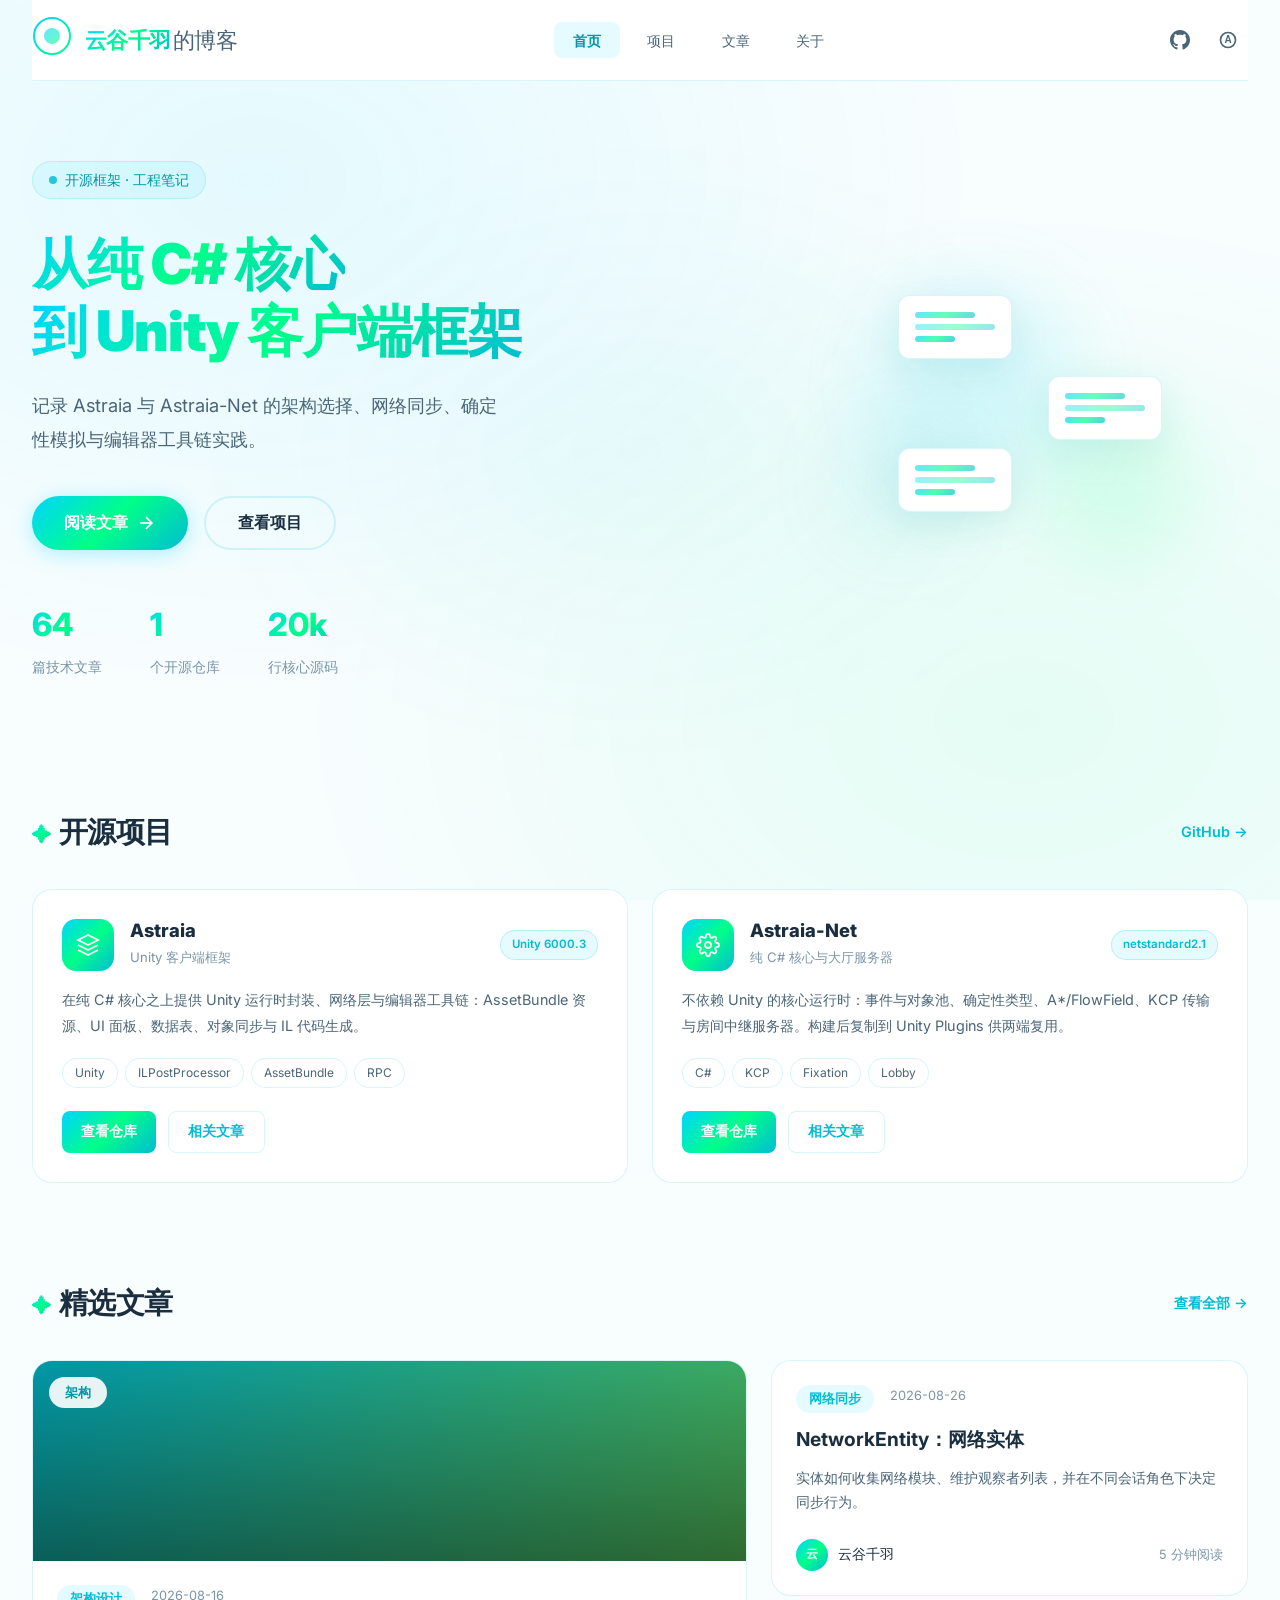
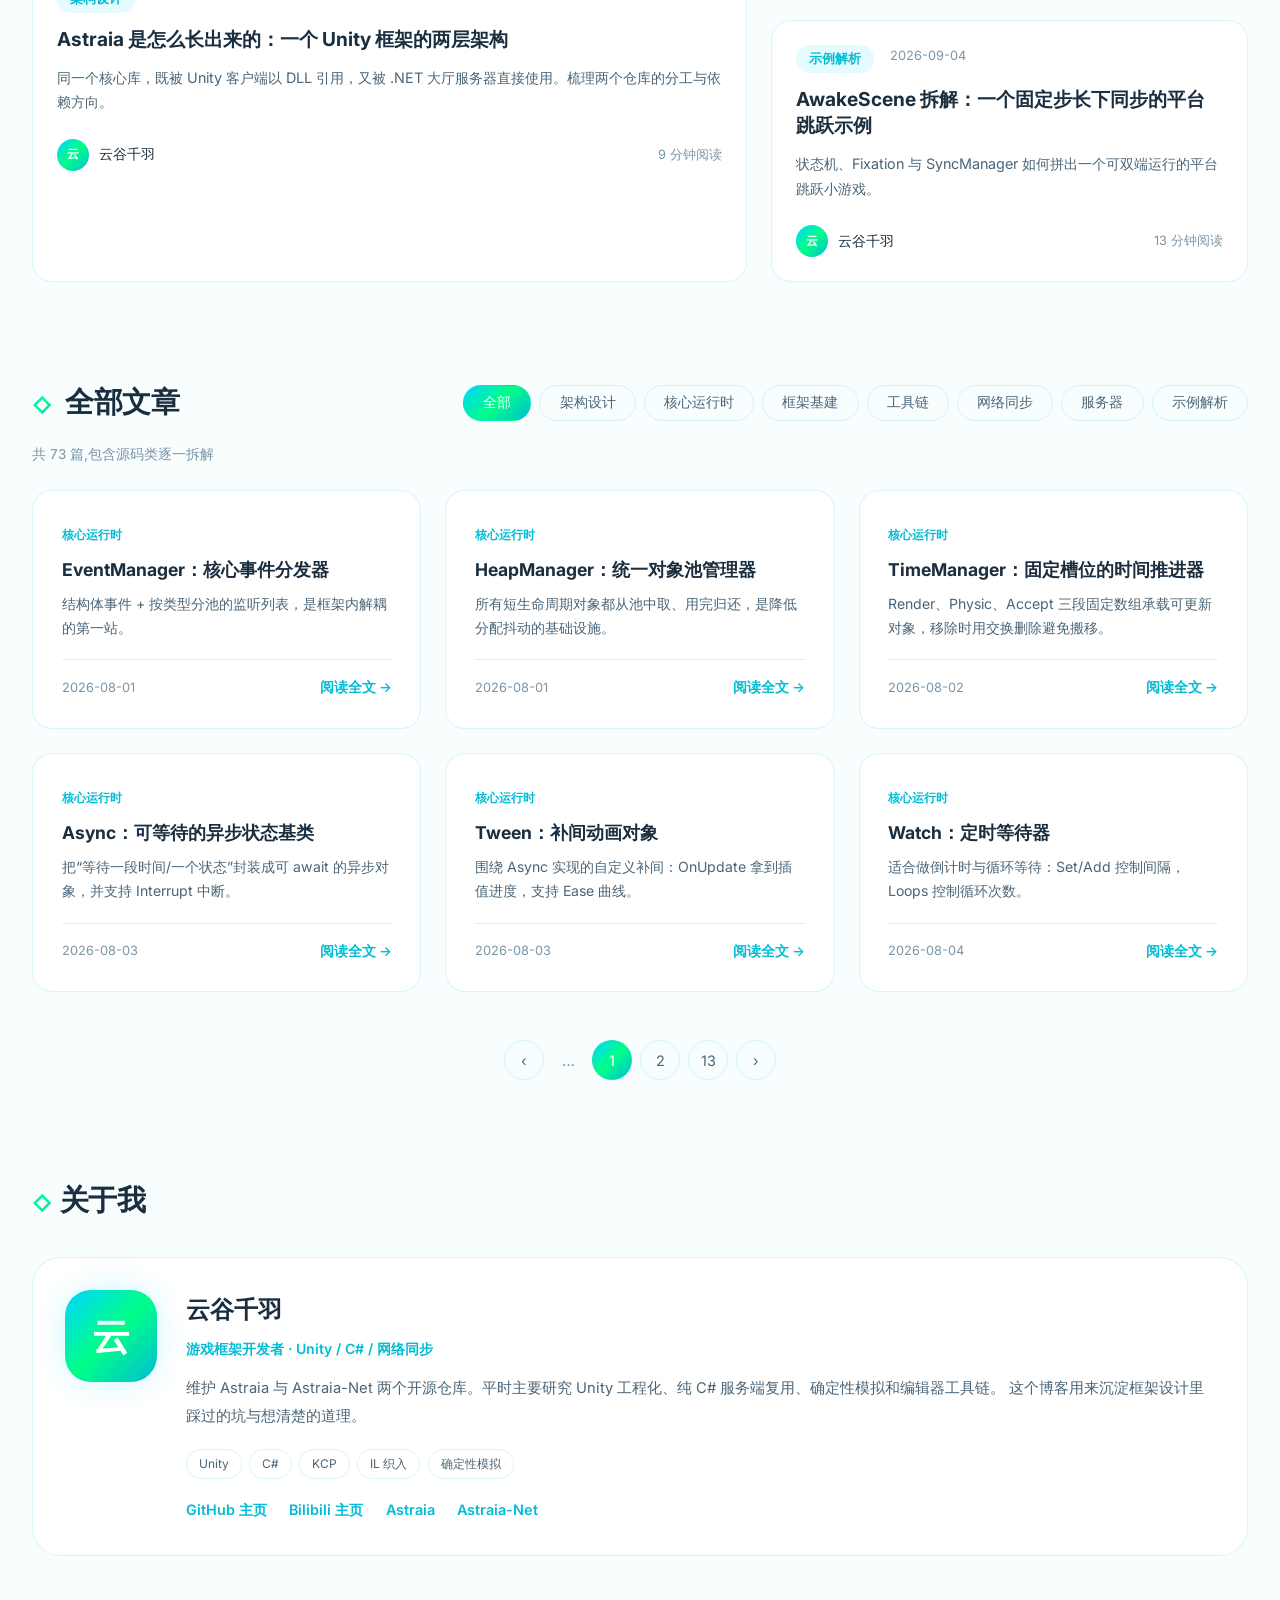
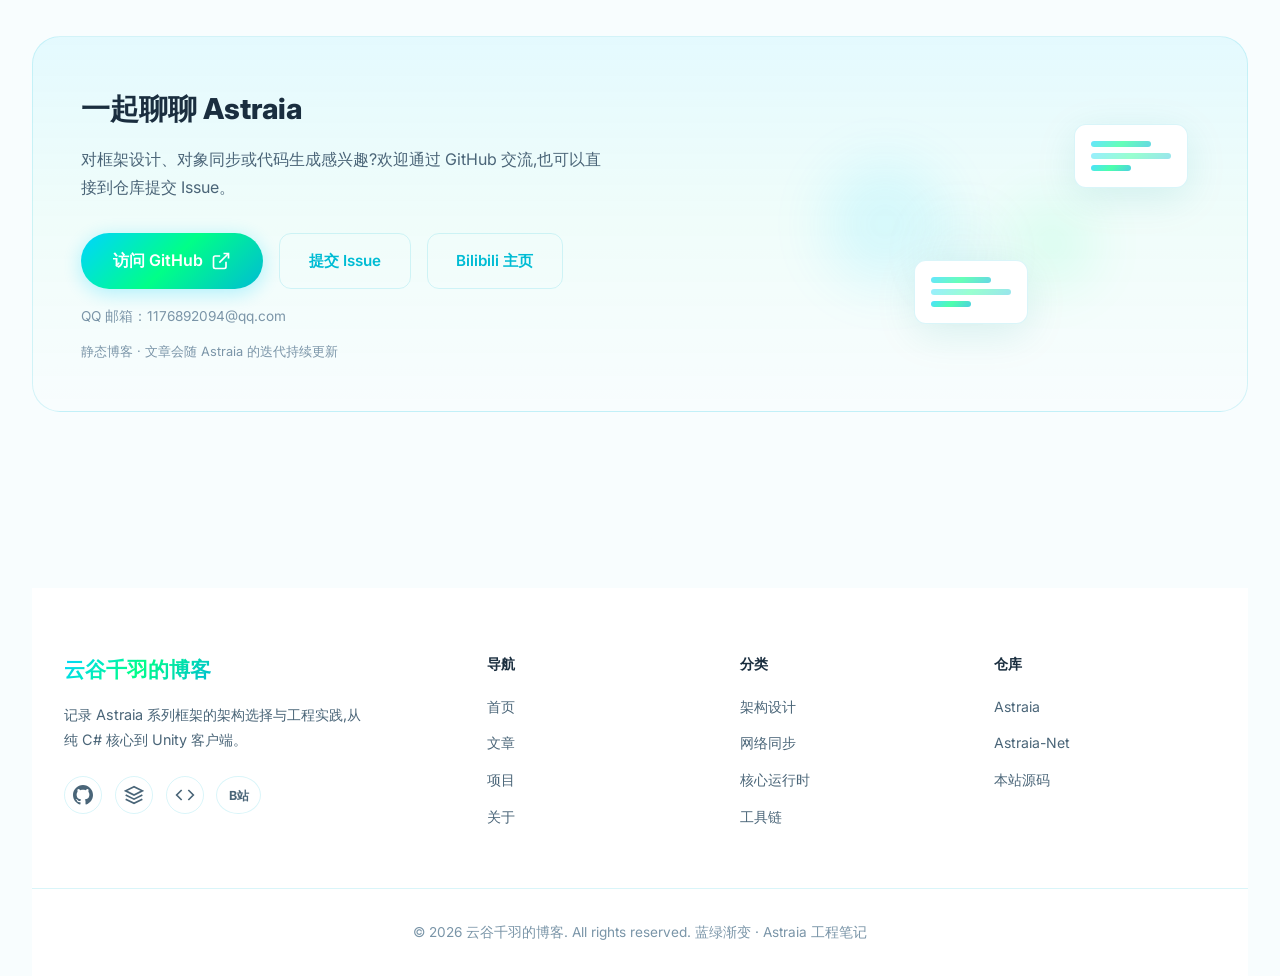
<file: index.html>
<!DOCTYPE html>
<html lang="zh-CN">
<head>
    <meta charset="UTF-8">
    <meta name="viewport" content="width=device-width, initial-scale=1.0">
    <meta name="description" content="云谷千羽的个人博客：记录 Astraia 与 Astraia-Net 的 Unity 框架、网络同步与纯 C# 核心实践。">
    <title>云谷千羽的博客 · Astraia 工程笔记</title>
    <link rel="stylesheet" href="style.css">
</head>
<body>
<!-- 动态渐变背景 -->
<div class="gradient-bg"></div>

<!-- 气泡装饰 -->
<div class="bubbles" id="bubbles"></div>

<!-- 主容器 -->
<div class="container">
    <!-- 顶部导航 -->
    <header class="header">
        <div class="header-inner">
            <div class="logo">
                <div class="logo-icon">
                    <svg viewBox="0 0 40 40" class="logo-svg">
                        <defs>
                            <linearGradient id="logoGrad" x1="0%" y1="0%" x2="100%" y2="100%">
                                <stop offset="0%" style="stop-color:#00d4ff"/>
                                <stop offset="100%" style="stop-color:#00ff88"/>
                            </linearGradient>
                        </defs>
                        <circle cx="20" cy="20" r="18" fill="none" stroke="url(#logoGrad)" stroke-width="2"/>
                        <circle cx="20" cy="20" r="8" fill="url(#logoGrad)" opacity="0.6"/>
                    </svg>
                </div>
                <span class="logo-text">
                    <span class="logo-aqua">云谷千羽</span><span class="logo-blog">的博客</span>
                </span>
            </div>

            <nav class="nav">
                <ul class="nav-list">
                    <li><a href="#home" class="nav-link active" data-anchor="home">首页</a></li>
                    <li><a href="#projects" class="nav-link" data-anchor="projects">项目</a></li>
                    <li><a href="#posts" class="nav-link" data-anchor="posts">文章</a></li>
                    <li><a href="#about" class="nav-link" data-anchor="about">关于</a></li>
                </ul>
            </nav>

            <div class="header-actions">
                <a class="btn-icon github-header" href="https://github.com/1176892094" target="_blank" rel="noopener" aria-label="GitHub">
                    <svg width="20" height="20" viewBox="0 0 24 24" fill="currentColor">
                        <path d="M12 0c-6.626 0-12 5.373-12 12 0 5.302 3.438 9.8 8.207 11.387.599.111.793-.261.793-.577v-2.234c-3.338.726-4.033-1.416-4.033-1.416-.546-1.387-1.333-1.756-1.333-1.756-1.089-.745.083-.729.083-.729 1.205.084 1.839 1.237 1.839 1.237 1.07 1.834 2.807 1.304 3.492.997.107-.775.418-1.305.762-1.604-2.665-.305-5.467-1.334-5.467-5.931 0-1.311.469-2.381 1.236-3.221-.124-.303-.535-1.524.117-3.176 0 0 1.008-.322 3.301 1.23.957-.266 1.983-.399 3.003-.404 1.02.005 2.047.138 3.006.404 2.291-1.552 3.297-1.23 3.297-1.23.653 1.653.242 2.874.118 3.176.77.84 1.235 1.911 1.235 3.221 0 4.609-2.807 5.624-5.479 5.921.43.372.823 1.102.823 2.222v3.293c0 .319.192.694.801.576 4.765-1.589 8.199-6.086 8.199-11.386 0-6.627-5.373-12-12-12z"/>
                    </svg>
                </a>
                <button class="btn-icon theme-btn" id="themeToggle" aria-label="切换主题">
                    <svg width="20" height="20" viewBox="0 0 24 24" fill="none" stroke="currentColor" stroke-width="2">
                        <path d="M21 12.79A9 9 0 1 1 11.21 3 7 7 0 0 0 21 12.79z"/>
                    </svg>
                </button>
            </div>

            <div class="menu-toggle" id="menuToggle">
                <span></span>
                <span></span>
                <span></span>
            </div>
        </div>

        <!-- 渐变进度条 -->
        <div class="scroll-progress" id="scrollProgress"></div>
    </header>

    <!-- 主要内容区域 -->
    <main>
        <!-- 英雄区域 -->
        <section class="hero" id="home">
            <div class="hero-content">
                <div class="hero-badge">
                    <span class="badge-dot"></span>
                    开源框架 · 工程笔记
                </div>
                <h1 class="hero-title">
                    <span class="title-gradient">从纯 C# 核心</span>
                    <br>
                    <span class="title-gradient">到 Unity 客户端框架</span>
                </h1>
                <p class="hero-desc">
                    记录 Astraia 与 Astraia-Net 的架构选择、网络同步、确定性模拟与编辑器工具链实践。
                </p>
                <div class="hero-buttons">
                    <button class="btn-primary" id="ctaPrimary">
                        <span>阅读文章</span>
                        <svg width="20" height="20" viewBox="0 0 24 24" fill="none" stroke="currentColor" stroke-width="2">
                            <line x1="5" y1="12" x2="19" y2="12"/>
                            <polyline points="12 5 19 12 12 19"/>
                        </svg>
                    </button>
                    <button class="btn-outline" id="ctaSecondary">查看项目</button>
                </div>
                <div class="hero-stats">
                    <div class="stat">
                        <span class="stat-number" data-count="8">0</span>
                        <span class="stat-label">篇技术文章</span>
                    </div>
                    <div class="stat">
                        <span class="stat-number" data-count="2">0</span>
                        <span class="stat-label">个开源仓库</span>
                    </div>
                    <div class="stat">
                        <span class="stat-number" data-count="24k">0</span>
                        <span class="stat-label">行核心源码</span>
                    </div>
                </div>
            </div>

            <!-- 装饰性渐变球体 -->
            <div class="hero-visual">
                <div class="orb orb-1"></div>
                <div class="orb orb-2"></div>
                <div class="orb orb-3"></div>
                <div class="floating-card">
                    <div class="card-mini">
                        <div class="mini-bar bar-1"></div>
                        <div class="mini-bar bar-2"></div>
                        <div class="mini-bar bar-3"></div>
                    </div>
                </div>
                <div class="floating-card floating-card-left-1">
                    <div class="card-mini">
                        <div class="mini-bar bar-1"></div>
                        <div class="mini-bar bar-2"></div>
                        <div class="mini-bar bar-3"></div>
                    </div>
                </div>
                <div class="floating-card floating-card-left-2">
                    <div class="card-mini">
                        <div class="mini-bar bar-1"></div>
                        <div class="mini-bar bar-2"></div>
                        <div class="mini-bar bar-3"></div>
                    </div>
                </div>
            </div>
        </section>

        <!-- 项目 -->
        <section class="projects" id="projects">
            <div class="section-header">
                <h2 class="section-title"><span class="title-icon">✦</span>开源项目</h2>
                <a class="section-link" href="https://github.com/1176892094" target="_blank" rel="noopener">GitHub →</a>
            </div>

            <div class="project-grid">
                <article class="project-card">
                    <div class="project-head">
                        <div class="project-icon">
                            <svg width="24" height="24" viewBox="0 0 24 24" fill="none" stroke="currentColor" stroke-width="1.8">
                                <polygon points="12 2 2 7 12 12 22 7 12 2"/>
                                <polyline points="2 17 12 22 22 17"/>
                                <polyline points="2 12 12 17 22 12"/>
                            </svg>
                        </div>
                        <div class="project-titles">
                            <h3>Astraia</h3>
                            <span class="project-sub">Unity 客户端框架</span>
                        </div>
                        <span class="project-state">Unity 6000.3</span>
                    </div>
                    <p class="project-desc">在纯 C# 核心之上提供 Unity 运行时封装、网络层与编辑器工具链：AssetBundle 资源、UI 面板、数据表、对象同步与 IL 代码生成。</p>
                    <div class="project-tags">
                        <span>Unity</span><span>ILPostProcessor</span><span>AssetBundle</span><span>RPC</span>
                    </div>
                    <div class="project-links">
                        <a class="project-btn" href="https://github.com/1176892094/Astraia" target="_blank" rel="noopener">查看仓库</a>
                        <a class="project-btn ghost" href="#posts" data-category="网络同步">相关文章</a>
                    </div>
                </article>

                <article class="project-card">
                    <div class="project-head">
                        <div class="project-icon">
                            <svg width="24" height="24" viewBox="0 0 24 24" fill="none" stroke="currentColor" stroke-width="1.8">
                                <circle cx="12" cy="12" r="3"/>
                                <path d="M19.4 15a1.65 1.65 0 0 0 .33 1.82l.06.06a2 2 0 1 1-2.83 2.83l-.06-.06a1.65 1.65 0 0 0-1.82-.33 1.65 1.65 0 0 0-1 1.51V21a2 2 0 1 1-4 0v-.09A1.65 1.65 0 0 0 9 19.4a1.65 1.65 0 0 0-1.82.33l-.06.06a2 2 0 1 1-2.83-2.83l.06-.06a1.65 1.65 0 0 0 .33-1.82 1.65 1.65 0 0 0-1.51-1H3a2 2 0 1 1 0-4h.09A1.65 1.65 0 0 0 4.6 9a1.65 1.65 0 0 0-.33-1.82l-.06-.06a2 2 0 1 1 2.83-2.83l.06.06a1.65 1.65 0 0 0 1.82.33H9a1.65 1.65 0 0 0 1-1.51V3a2 2 0 1 1 4 0v.09a1.65 1.65 0 0 0 1 1.51 1.65 1.65 0 0 0 1.82-.33l.06-.06a2 2 0 1 1 2.83 2.83l-.06.06a1.65 1.65 0 0 0-.33 1.82V9a1.65 1.65 0 0 0 1.51 1H21a2 2 0 1 1 0 4h-.09a1.65 1.65 0 0 0-1.51 1z"/>
                            </svg>
                        </div>
                        <div class="project-titles">
                            <h3>Astraia-Net</h3>
                            <span class="project-sub">纯 C# 核心与大厅服务器</span>
                        </div>
                        <span class="project-state">netstandard2.1</span>
                    </div>
                    <p class="project-desc">不依赖 Unity 的核心运行时：事件与对象池、确定性类型、A*/FlowField、KCP 传输与房间中继服务器。构建后复制到 Unity Plugins 供两端复用。</p>
                    <div class="project-tags">
                        <span>C#</span><span>KCP</span><span>Fixation</span><span>Lobby</span>
                    </div>
                    <div class="project-links">
                        <a class="project-btn" href="https://github.com/1176892094/Astraia-Net" target="_blank" rel="noopener">查看仓库</a>
                        <a class="project-btn ghost" href="#posts" data-category="核心运行时">相关文章</a>
                    </div>
                </article>
            </div>
        </section>

        <!-- 精选文章 -->
        <section class="featured">
            <div class="section-header">
                <h2 class="section-title"><span class="title-icon">✦</span>精选文章</h2>
                <a href="#posts" class="section-link js-scroll">查看全部 →</a>
            </div>

            <div class="featured-grid">
                <article class="featured-card main-card" data-post="arch">
                    <div class="card-image">
                        <div class="image-gradient"></div>
                        <span class="card-tag">架构</span>
                    </div>
                    <div class="card-body">
                        <div class="card-meta">
                            <span class="meta-category">架构设计</span>
                            <span class="meta-date">2026-08-16</span>
                        </div>
                        <h3 class="card-title">Astraia 是怎么长出来的：一个 Unity 框架的两层架构</h3>
                        <p class="card-desc">同一个核心库，既被 Unity 客户端以 DLL 引用，又被 .NET 大厅服务器直接使用。梳理两个仓库的分工与依赖方向。</p>
                        <div class="card-footer">
                            <div class="author">
                                <div class="author-avatar">云</div>
                                <span class="author-name">云谷千羽</span>
                            </div>
                            <span class="read-time">9 分钟阅读</span>
                        </div>
                    </div>
                </article>

                <article class="featured-card" data-post="m-network-entity">
                    <div class="card-body">
                        <div class="card-meta">
                            <span class="meta-category">网络同步</span>
                            <span class="meta-date">2026-08-26</span>
                        </div>
                        <h3 class="card-title">NetworkEntity：网络实体</h3>
                        <p class="card-desc">实体如何收集网络模块、维护观察者列表，并在不同会话角色下决定同步行为。</p>
                        <div class="card-footer">
                            <div class="author">
                                <div class="author-avatar">云</div>
                                <span class="author-name">云谷千羽</span>
                            </div>
                            <span class="read-time">5 分钟阅读</span>
                        </div>
                    </div>
                </article>

                <article class="featured-card" data-post="example">
                    <div class="card-body">
                        <div class="card-meta">
                            <span class="meta-category">示例解析</span>
                            <span class="meta-date">2026-09-04</span>
                        </div>
                        <h3 class="card-title">AwakeScene 拆解：一个固定步长下同步的平台跳跃示例</h3>
                        <p class="card-desc">状态机、Fixation 与 SyncManager 如何拼出一个可双端运行的平台跳跃小游戏。</p>
                        <div class="card-footer">
                            <div class="author">
                                <div class="author-avatar">云</div>
                                <span class="author-name">云谷千羽</span>
                            </div>
                            <span class="read-time">13 分钟阅读</span>
                        </div>
                    </div>
                </article>
            </div>
        </section>

        <!-- 文章列表 -->
        <section class="posts" id="posts">
            <div class="section-header">
                <h2 class="section-title">
                    <span class="title-icon">◇</span>
                    全部文章
                </h2>
                <div class="filter-tabs" id="filterTabs">
                    <button class="filter-tab active" data-filter="all">全部</button>
                    <button class="filter-tab" data-filter="架构设计">架构设计</button>
                    <button class="filter-tab" data-filter="核心运行时">核心运行时</button>
                    <button class="filter-tab" data-filter="框架基建">框架基建</button>
                    <button class="filter-tab" data-filter="工具链">工具链</button>
                    <button class="filter-tab" data-filter="网络同步">网络同步</button>
                    <button class="filter-tab" data-filter="服务器">服务器</button>
                    <button class="filter-tab" data-filter="示例解析">示例解析</button>
                </div>
            </div>

            <p class="posts-note" id="postsNote"></p>
            <div class="posts-grid" id="postsGrid"></div>
            <div class="pagination" id="pagination"></div>
        </section>

        <!-- 关于 -->
        <section class="about" id="about">
            <div class="section-header">
                <h2 class="section-title"><span class="title-icon">◇</span>关于我</h2>
            </div>
            <div class="about-card">
                <div class="about-avatar">云</div>
                <div class="about-info">
                    <h3>云谷千羽</h3>
                    <p class="about-role">游戏框架开发者 · Unity / C# / 网络同步</p>
                    <p class="about-bio">
                        维护 Astraia 与 Astraia-Net 两个开源仓库。平时主要研究 Unity 工程化、纯 C# 服务端复用、确定性模拟和编辑器工具链。
                        这个博客用来沉淀框架设计里踩过的坑与想清楚的道理。
                    </p>
                    <div class="about-tags">
                        <span>Unity</span><span>C#</span><span>KCP</span><span>IL 织入</span><span>确定性模拟</span>
                    </div>
                    <div class="about-links">
                        <a href="https://github.com/1176892094" target="_blank" rel="noopener">GitHub 主页</a>
                        <a href="https://space.bilibili.com/546941643" target="_blank" rel="noopener">Bilibili 主页</a>
                        <a href="https://github.com/1176892094/Astraia" target="_blank" rel="noopener">Astraia</a>
                        <a href="https://github.com/1176892094/Astraia-Net" target="_blank" rel="noopener">Astraia-Net</a>
                    </div>
                </div>
            </div>
        </section>

        <!-- 联系区域 -->
        <section class="newsletter">
            <div class="newsletter-inner">
                <div class="newsletter-content">
                    <h2 class="newsletter-title">一起聊聊 Astraia</h2>
                    <p class="newsletter-desc">对框架设计、对象同步或代码生成感兴趣?欢迎通过 GitHub 交流,也可以直接到仓库提交 Issue。</p>
                    <div class="contact-actions">
                        <a class="btn-primary contact-btn" href="https://github.com/1176892094" target="_blank" rel="noopener">
                            <span>访问 GitHub</span>
                            <svg width="20" height="20" viewBox="0 0 24 24" fill="none" stroke="currentColor" stroke-width="2">
                                <path d="M18 13v6a2 2 0 0 1-2 2H5a2 2 0 0 1-2-2V8a2 2 0 0 1 2-2h6"/>
                                <polyline points="15 3 21 3 21 9"/>
                                <line x1="10" y1="14" x2="21" y2="3"/>
                            </svg>
                        </a>
                        <a class="btn-outline contact-outline" href="https://github.com/1176892094/Astraia/issues" target="_blank" rel="noopener">提交 Issue</a>
                        <a class="btn-outline contact-outline" href="https://space.bilibili.com/546941643" target="_blank" rel="noopener">Bilibili 主页</a>
                    </div>
                    <p class="contact-hint">QQ 邮箱：1176892094@qq.com</p>
                    <p class="newsletter-note">静态博客 · 文章会随 Astraia 的迭代持续更新</p>
                </div>
                <div class="newsletter-visual">
                    <div class="newsletter-float-card newsletter-float-card-1">
                        <div class="card-mini">
                            <div class="mini-bar bar-1"></div>
                            <div class="mini-bar bar-2"></div>
                            <div class="mini-bar bar-3"></div>
                        </div>
                    </div>
                    <div class="newsletter-float-card newsletter-float-card-2">
                        <div class="card-mini">
                            <div class="mini-bar bar-1"></div>
                            <div class="mini-bar bar-2"></div>
                            <div class="mini-bar bar-3"></div>
                        </div>
                    </div>
                    <div class="newsletter-orbs">
                        <div class="n-orb n-orb-1"></div>
                        <div class="n-orb n-orb-2"></div>
                        <div class="n-orb n-orb-3"></div>
                    </div>
                </div>
            </div>
        </section>
    </main>

    <!-- 页脚 -->
    <footer class="footer">
        <div class="footer-wave">
            <svg viewBox="0 0 1440 120" preserveAspectRatio="none">
                <path d="M0,60 C360,120 720,0 1080,60 C1260,90 1380,60 1440,40 L1440,120 L0,120 Z" fill="currentColor"/>
            </svg>
        </div>
        <div class="footer-content">
            <div class="footer-grid">
                <div class="footer-col brand-col">
                    <div class="footer-logo">
                        <span class="logo-aqua">云谷千羽的博客</span>
                    </div>
                    <p class="footer-desc">记录 Astraia 系列框架的架构选择与工程实践,从纯 C# 核心到 Unity 客户端。</p>
                    <div class="social-links">
                        <a href="https://github.com/1176892094" class="social-link" target="_blank" rel="noopener" aria-label="GitHub">
                            <svg width="20" height="20" viewBox="0 0 24 24" fill="currentColor">
                                <path d="M12 0c-6.626 0-12 5.373-12 12 0 5.302 3.438 9.8 8.207 11.387.599.111.793-.261.793-.577v-2.234c-3.338.726-4.033-1.416-4.033-1.416-.546-1.387-1.333-1.756-1.333-1.756-1.089-.745.083-.729.083-.729 1.205.084 1.839 1.237 1.839 1.237 1.07 1.834 2.807 1.304 3.492.997.107-.775.418-1.305.762-1.604-2.665-.305-5.467-1.334-5.467-5.931 0-1.311.469-2.381 1.236-3.221-.124-.303-.535-1.524.117-3.176 0 0 1.008-.322 3.301 1.23.957-.266 1.983-.399 3.003-.404 1.02.005 2.047.138 3.006.404 2.291-1.552 3.297-1.23 3.297-1.23.653 1.653.242 2.874.118 3.176.77.84 1.235 1.911 1.235 3.221 0 4.609-2.807 5.624-5.479 5.921.43.372.823 1.102.823 2.222v3.293c0 .319.192.694.801.576 4.765-1.589 8.199-6.086 8.199-11.386 0-6.627-5.373-12-12-12z"/>
                            </svg>
                        </a>
                        <a href="https://github.com/1176892094/Astraia" class="social-link" target="_blank" rel="noopener" aria-label="Astraia">
                            <svg width="20" height="20" viewBox="0 0 24 24" fill="none" stroke="currentColor" stroke-width="2">
                                <polygon points="12 2 2 7 12 12 22 7 12 2"/>
                                <polyline points="2 17 12 22 22 17"/>
                                <polyline points="2 12 12 17 22 12"/>
                            </svg>
                        </a>
                        <a href="https://github.com/1176892094/Astraia-Net" class="social-link" target="_blank" rel="noopener" aria-label="Astraia-Net">
                            <svg width="20" height="20" viewBox="0 0 24 24" fill="none" stroke="currentColor" stroke-width="2">
                                <polyline points="16 18 22 12 16 6"/>
                                <polyline points="8 6 2 12 8 18"/>
                            </svg>
                        </a>
                        <a href="https://space.bilibili.com/546941643" class="social-link footer-contact" target="_blank" rel="noopener">B站</a>
                    </div>
                </div>
                <div class="footer-link-cols">
                <div class="footer-col">
                    <h4>导航</h4>
                    <ul>
                        <li><a href="#home" class="js-scroll">首页</a></li>
                        <li><a href="#posts" class="js-scroll">文章</a></li>
                        <li><a href="#projects" class="js-scroll">项目</a></li>
                        <li><a href="#about" class="js-scroll">关于</a></li>
                    </ul>
                </div>
                <div class="footer-col">
                    <h4>分类</h4>
                    <ul>
                        <li><a href="#posts" class="footer-category" data-category="架构设计">架构设计</a></li>
                        <li><a href="#posts" class="footer-category" data-category="网络同步">网络同步</a></li>
                        <li><a href="#posts" class="footer-category" data-category="核心运行时">核心运行时</a></li>
                        <li><a href="#posts" class="footer-category" data-category="工具链">工具链</a></li>
                    </ul>
                </div>
                <div class="footer-col">
                    <h4>仓库</h4>
                    <ul>
                        <li><a href="https://github.com/1176892094/Astraia" target="_blank" rel="noopener">Astraia</a></li>
                        <li><a href="https://github.com/1176892094/Astraia-Net" target="_blank" rel="noopener">Astraia-Net</a></li>
                        <li><a href="https://github.com/1176892094/1176892094.github.io" target="_blank" rel="noopener">本站源码</a></li>
                    </ul>
                </div>
                </div>
            </div>
            <div class="footer-bottom">
                <p>&copy; 2026 云谷千羽的博客. All rights reserved. 蓝绿渐变 · Astraia 工程笔记</p>
            </div>
        </div>
    </footer>
</div>

<!-- 回到顶部按钮 -->
<button class="back-to-top" id="backToTop" aria-label="回到顶部">
    <svg width="20" height="20" viewBox="0 0 24 24" fill="none" stroke="currentColor" stroke-width="2">
        <polyline points="18 15 12 9 6 15"/>
    </svg>
</button>

<!-- 文章阅读器 -->
<div class="reader" id="reader" aria-hidden="true">
    <div class="reader-backdrop" data-close-reader></div>
    <div class="reader-panel" role="dialog" aria-modal="true" aria-labelledby="readerTitle">
        <header class="reader-header">
            <div class="reader-meta">
                <span class="meta-category" id="readerCategory"></span>
                <span class="reader-date" id="readerDate"></span>
                <span class="reader-time" id="readerTime"></span>
            </div>
            <button class="reader-close" id="readerClose" aria-label="关闭文章">
                <svg width="22" height="22" viewBox="0 0 24 24" fill="none" stroke="currentColor" stroke-width="2">
                    <line x1="18" y1="6" x2="6" y2="18"/>
                    <line x1="6" y1="6" x2="18" y2="18"/>
                </svg>
            </button>
        </header>
        <article class="reader-body">
            <h1 class="reader-title" id="readerTitle"></h1>
            <div class="reader-excerpt" id="readerExcerpt"></div>
            <div class="reader-content" id="readerContent"></div>
        </article>
        <footer class="reader-nav">
            <button class="reader-prev" id="readerPrev">← 上一篇</button>
            <button class="reader-back" id="readerBack">返回列表</button>
            <button class="reader-next" id="readerNext">下一篇 →</button>
        </footer>
    </div>
</div>

<script src="posts.js"></script>
<script src="posts-modules-net.js"></script>
<script src="posts-modules-unity-engine.js"></script>
<script src="posts-modules-unity-net.js"></script>
<script src="posts-modules-extras.js"></script>
<script src="posts-extra.js"></script>
<script src="script.js"></script>
</body>
</html>
</file>
<file: style.css>
/* style.css - 蓝绿渐变风格 */
@import url('https://fonts.googleapis.com/css2?family=Inter:wght@300;400;500;600;700;800;900&display=swap');

:root {
    /* 主色调 - 蓝绿渐变 */
    --aqua-100: #e0f7fa;
    --aqua-200: #b2ebf2;
    --aqua-300: #80deea;
    --aqua-400: #4dd0e1;
    --aqua-500: #26c6da;
    --aqua-600: #00bcd4;
    --aqua-700: #0097a7;
    --aqua-800: #00838f;
    --aqua-900: #006064;

    --green-100: #e8f5e9;
    --green-200: #c8e6c9;
    --green-300: #a5d6a7;
    --green-400: #81c784;
    --green-500: #66bb6a;
    --green-600: #4caf50;
    --green-700: #388e3c;
    --green-800: #2e7d32;
    --green-900: #1b5e20;

    --teal-400: #26a69a;
    --teal-500: #009688;
    --teal-600: #00897b;

    /* 渐变色 */
    --gradient-primary: linear-gradient(135deg, #00d4ff 0%, #00ff88 50%, #00bcd4 100%);
    --gradient-secondary: linear-gradient(135deg, #0097a7 0%, #4caf50 100%);
    --gradient-card: linear-gradient(135deg, rgba(0, 212, 255, 0.05) 0%, rgba(0, 255, 136, 0.05) 100%);
    --gradient-hero: linear-gradient(180deg, rgba(0, 212, 255, 0.08) 0%, rgba(0, 255, 136, 0.03) 50%, transparent 100%);

    /* 背景色 */
    --bg-primary: #f8fdfe;
    --bg-secondary: #ffffff;
    --bg-card: rgba(255, 255, 255, 0.8);
    --bg-glass: rgba(255, 255, 255, 0.6);

    /* 文字色 */
    --text-primary: #1a2e3f;
    --text-secondary: #4a6578;
    --text-tertiary: #7a95a8;
    --text-light: #a0b8c8;

    /* 边框 */
    --border-color: rgba(0, 188, 212, 0.15);
    --border-glow: rgba(0, 212, 255, 0.3);

    /* 阴影 */
    --shadow-sm: 0 1px 3px rgba(0, 150, 136, 0.08);
    --shadow-md: 0 4px 20px rgba(0, 150, 136, 0.1);
    --shadow-lg: 0 10px 40px rgba(0, 150, 136, 0.12);
    --shadow-glow: 0 0 30px rgba(0, 212, 255, 0.2);

    /* 圆角 */
    --radius-sm: 8px;
    --radius-md: 12px;
    --radius-lg: 20px;
    --radius-xl: 28px;

    /* 过渡 */
    --transition: all 0.3s cubic-bezier(0.4, 0, 0.2, 1);
}

/* ===== 系统颜色自动切换 ===== */
/* 默认亮色主题变量已经在 :root 中定义 */

/* 检测系统是否为暗色模式 */
@media (prefers-color-scheme: dark) {
    :root {
        --bg-primary: #0a1628;
        --bg-secondary: #0f2035;
        --bg-card: rgba(15, 32, 53, 0.8);
        --bg-glass: rgba(15, 32, 53, 0.6);
        --text-primary: #e0f0f8;
        --text-secondary: #a0c4d8;
        --text-tertiary: #6a8fa8;
        --text-light: #4a6f88;
        --border-color: rgba(0, 188, 212, 0.2);
        --shadow-sm: 0 1px 3px rgba(0, 0, 0, 0.3);
        --shadow-md: 0 4px 20px rgba(0, 0, 0, 0.4);
        --shadow-lg: 0 10px 40px rgba(0, 0, 0, 0.5);
    }
}

/* 手动切换的暗色主题（优先级更高） */
[data-theme="dark"] {
    --bg-primary: #0a1628;
    --bg-secondary: #0f2035;
    --bg-card: rgba(15, 32, 53, 0.8);
    --bg-glass: rgba(15, 32, 53, 0.6);
    --text-primary: #e0f0f8;
    --text-secondary: #a0c4d8;
    --text-tertiary: #6a8fa8;
    --text-light: #4a6f88;
    --border-color: rgba(0, 188, 212, 0.2);
    --shadow-sm: 0 1px 3px rgba(0, 0, 0, 0.3);
    --shadow-md: 0 4px 20px rgba(0, 0, 0, 0.4);
    --shadow-lg: 0 10px 40px rgba(0, 0, 0, 0.5);
}

/* 手动切换的亮色主题（覆盖系统暗色） */
[data-theme="light"] {
    --bg-primary: #f8fdfe;
    --bg-secondary: #ffffff;
    --bg-card: rgba(255, 255, 255, 0.8);
    --bg-glass: rgba(255, 255, 255, 0.6);
    --text-primary: #1a2e3f;
    --text-secondary: #4a6578;
    --text-tertiary: #7a95a8;
    --text-light: #a0b8c8;
    --border-color: rgba(0, 188, 212, 0.15);
    --shadow-sm: 0 1px 3px rgba(0, 150, 136, 0.08);
    --shadow-md: 0 4px 20px rgba(0, 150, 136, 0.1);
    --shadow-lg: 0 10px 40px rgba(0, 150, 136, 0.12);
}

* {
    margin: 0;
    padding: 0;
    box-sizing: border-box;
}

html {
    scroll-behavior: smooth;
    scroll-padding-top: 50px;
}

body {
    font-family: 'Inter', -apple-system, BlinkMacSystemFont, sans-serif;
    background-color: var(--bg-primary);
    color: var(--text-primary);
    line-height: 1.7;
    overflow-x: hidden;
    position: relative;
    transition: var(--transition);
}

/* 动态渐变背景 */
.gradient-bg {
    position: fixed;
    top: 0;
    left: 0;
    width: 100%;
    height: 100%;
    pointer-events: none;
    z-index: 0;
    background:
            radial-gradient(ellipse at 20% 20%, rgba(0, 212, 255, 0.08) 0%, transparent 50%),
            radial-gradient(ellipse at 80% 80%, rgba(0, 255, 136, 0.08) 0%, transparent 50%),
            radial-gradient(ellipse at 50% 50%, rgba(0, 188, 212, 0.04) 0%, transparent 50%);
}

/* 气泡装饰 */
.bubbles {
    position: fixed;
    top: 0;
    left: 0;
    width: 100%;
    height: 100%;
    pointer-events: none;
    z-index: 1;
    overflow: hidden;
}

.bubble {
    position: absolute;
    opacity: 0;
    border-radius: 50%;
    background: radial-gradient(circle at 30% 30%,
    rgba(0, 212, 255, 0.15),
    rgba(0, 255, 136, 0.05));
    animation: bubbleFloat linear infinite;
    opacity: 0.6;
}

@keyframes bubbleFloat {
    0% {
        transform: translateY(100vh) scale(0);
        opacity: 0;
    }
    10% {
        opacity: 0.6;
    }
    90% {
        opacity: 0.6;
    }
    100% {
        transform: translateY(-100px) scale(1);
        opacity: 0;
    }
}

/* 容器 */
.container {
    position: relative;
    z-index: 2;
    max-width: 1280px;
    margin: 0 auto;
    padding: 0 2rem;
}

/* 头部 */
.header {
    position: sticky;
    top: 0;
    z-index: 100;
    background: var(--bg-secondary);
    border-bottom: 1px solid var(--border-color);
    transition: var(--transition);
}

.header-inner {
    display: flex;
    align-items: center;
    justify-content: space-between;
    padding: 1rem 0;
    max-width: 1280px;
    margin: 0 auto;
}

.logo {
    display: flex;
    align-items: center;
    gap: 0.8rem;
}

.logo-svg {
    width: 40px;
    height: 40px;
}

.logo-text {
    font-weight: 800;
    font-size: 1.4rem;
    letter-spacing: -0.5px;
}

.logo-aqua {
    background: var(--gradient-primary);
    -webkit-background-clip: text;
    -webkit-text-fill-color: transparent;
    background-clip: text;
}

.logo-blog {
    color: var(--text-secondary);
    font-weight: 400;
    margin-left: 2px;
}

/* 导航 */
.nav-list {
    display: flex;
    list-style: none;
    gap: 0.5rem;
}

.nav-link {
    text-decoration: none;
    color: var(--text-secondary);
    padding: 0.6rem 1.2rem;
    border-radius: var(--radius-sm);
    font-size: 0.9rem;
    font-weight: 500;
    transition: var(--transition);
    position: relative;
}

.nav-link:hover {
    color: var(--aqua-600);
    background: rgba(0, 212, 255, 0.05);
}

.nav-link.active {
    color: var(--aqua-700);
    background: rgba(0, 212, 255, 0.1);
    font-weight: 600;
}

.header-actions {
    display: flex;
    gap: 0.5rem;
}

.btn-icon {
    width: 40px;
    height: 40px;
    border: none;
    background: transparent;
    border-radius: 50%;
    color: var(--text-secondary);
    cursor: pointer;
    display: flex;
    align-items: center;
    justify-content: center;
    transition: var(--transition);
}

.btn-icon:hover {
    background: rgba(0, 212, 255, 0.1);
    color: var(--aqua-600);
}

.menu-toggle {
    display: none;
    flex-direction: column;
    gap: 5px;
    cursor: pointer;
    padding: 8px;
}

.menu-toggle span {
    width: 24px;
    height: 2px;
    background: var(--text-primary);
    border-radius: 2px;
    transition: var(--transition);
}

/* 滚动进度条 */
.scroll-progress {
    position: absolute;
    bottom: 0;
    left: 0;
    height: 3px;
    background: var(--gradient-primary);
    width: 0%;
    transition: width 0.1s linear;
    border-radius: 0 2px 0 0;
}

/* 英雄区域 */
.hero {
    display: grid;
    grid-template-columns: 1fr 1fr;
    gap: 4rem;
    padding: 5rem 0;
    align-items: center;
    position: relative;
}

.hero-content {
    position: relative;
    z-index: 2;
}

.hero-badge {
    display: inline-flex;
    align-items: center;
    gap: 0.5rem;
    background: rgba(0, 212, 255, 0.08);
    border: 1px solid var(--border-color);
    padding: 0.4rem 1rem;
    border-radius: 50px;
    font-size: 0.85rem;
    color: var(--aqua-700);
    font-weight: 500;
    margin-bottom: 2rem;
}

.badge-dot {
    width: 8px;
    height: 8px;
    background: var(--aqua-500);
    border-radius: 50%;
    animation: pulse 2s ease-in-out infinite;
}

@keyframes pulse {
    0%, 100% { opacity: 1; transform: scale(1); }
    50% { opacity: 0.5; transform: scale(1.2); }
}

.hero-title {
    font-size: 3.5rem;
    font-weight: 900;
    line-height: 1.2;
    margin-bottom: 1.5rem;
    letter-spacing: -1px;
}

.title-gradient {
    background: var(--gradient-primary);
    -webkit-background-clip: text;
    -webkit-text-fill-color: transparent;
    background-clip: text;
}

.title-light {
    color: var(--text-primary);
}

.hero-desc {
    font-size: 1.15rem;
    color: var(--text-secondary);
    margin-bottom: 2.5rem;
    max-width: 480px;
    line-height: 1.8;
}

.hero-buttons {
    display: flex;
    gap: 1rem;
    margin-bottom: 3rem;
}

.btn-primary {
    display: inline-flex;
    align-items: center;
    gap: 0.5rem;
    padding: 0.9rem 2rem;
    background: var(--gradient-primary);
    color: #fff;
    border: none;
    border-radius: 50px;
    font-size: 1rem;
    font-weight: 600;
    cursor: pointer;
    transition: var(--transition);
    box-shadow: 0 4px 20px rgba(0, 212, 255, 0.3);
    font-family: 'Inter', sans-serif;
}

.btn-primary:hover {
    transform: translateY(-2px);
    box-shadow: 0 8px 30px rgba(0, 212, 255, 0.4);
}

.btn-outline {
    padding: 0.9rem 2rem;
    background: transparent;
    color: var(--text-primary);
    border: 2px solid var(--border-color);
    border-radius: 50px;
    font-size: 1rem;
    font-weight: 600;
    cursor: pointer;
    transition: var(--transition);
    font-family: 'Inter', sans-serif;
}

.btn-outline:hover {
    border-color: var(--aqua-500);
    color: var(--aqua-600);
    background: rgba(0, 212, 255, 0.03);
}

.hero-stats {
    display: flex;
    gap: 3rem;
}

.stat-number {
    display: block;
    font-size: 2rem;
    font-weight: 800;
    background: var(--gradient-primary);
    -webkit-background-clip: text;
    -webkit-text-fill-color: transparent;
    background-clip: text;
}

.stat-label {
    font-size: 0.85rem;
    color: var(--text-tertiary);
    font-weight: 500;
}

/* 装饰球体 */
.hero-visual {
    position: relative;
    height: 450px;
}

.orb {
    position: absolute;
    border-radius: 50%;
    filter: blur(40px);
    opacity: 0.5;
    animation: orbFloat 6s ease-in-out infinite;
}

.orb-1 {
    width: 200px;
    height: 200px;
    background: rgba(0, 212, 255, 0.25);
    top: 20%;
    right: 30%;
    animation-delay: 0s;
}

.orb-2 {
    width: 150px;
    height: 150px;
    background: rgba(0, 255, 136, 0.25);
    bottom: 20%;
    right: 10%;
    animation-delay: 2s;
}

.orb-3 {
    width: 120px;
    height: 120px;
    background: rgba(0, 188, 212, 0.2);
    top: 50%;
    right: 50%;
    animation-delay: 4s;
}

@keyframes orbFloat {
    0%, 100% { transform: translate(0, 0) scale(1); }
    25% { transform: translate(20px, -20px) scale(1.1); }
    50% { transform: translate(-10px, 10px) scale(0.9); }
    75% { transform: translate(-20px, -10px) scale(1.05); }
}

.floating-card,
.newsletter-float-card {
    width: max-content;
    background: var(--bg-secondary);
    padding: 1rem;
    border-radius: var(--radius-md);
    box-shadow: var(--shadow-lg);
    border: 1px solid var(--border-color);
    animation: floatCard 5s ease-in-out infinite;
}

.floating-card {
    position: absolute;
    top: 40%;
    right: 15%;
}

@keyframes floatCard {
    0%, 100% { transform: translateY(0) rotate(-3deg); }
    50% { transform: translateY(-15px) rotate(3deg); }
}

.card-mini {
    display: flex;
    flex-direction: column;
    gap: 6px;
}

.mini-bar {
    height: 6px;
    border-radius: 3px;
    background: var(--gradient-primary);
    opacity: 0.6;
}

.bar-1 { width: 60px; }
.bar-2 { width: 80px; opacity: 0.4; }
.bar-3 { width: 40px; opacity: 0.7; }

/* 与当前卡片呈三角布局的两张同款装饰卡 */
.floating-card-left-1 {
    top: 22%;
    right: calc(15% + 150px);
    animation-delay: 0.4s;
}

.floating-card-left-2 {
    top: 56%;
    right: calc(15% + 150px);
    animation-delay: 1.1s;
    animation-duration: 6s;
}

/* 精选文章 */
.featured {
    padding: 3rem 0;
}

.section-header {
    display: flex;
    justify-content: space-between;
    align-items: center;
    margin-bottom: 2rem;
}

.section-title {
    font-size: 1.8rem;
    font-weight: 800;
    letter-spacing: -0.5px;
}

.title-icon {
    font-size: 1.2rem;
    margin-right: 0.5rem;
    background: var(--gradient-primary);
    -webkit-background-clip: text;
    -webkit-text-fill-color: transparent;
    background-clip: text;
}

.section-link {
    color: var(--aqua-600);
    text-decoration: none;
    font-weight: 600;
    font-size: 0.9rem;
    transition: var(--transition);
}

.section-link:hover {
    color: var(--aqua-700);
    gap: 0.3rem;
}

.featured-grid {
    display: grid;
    grid-template-columns: 1.5fr 1fr;
    grid-template-rows: auto auto;
    gap: 1.5rem;
}

.main-card {
    grid-row: span 2;
}

.featured-card {
    background: var(--bg-secondary);
    border: 1px solid var(--border-color);
    border-radius: var(--radius-lg);
    overflow: hidden;
    transition: var(--transition);
    cursor: pointer;
}

.featured-card:hover {
    transform: translateY(-3px);
    box-shadow: var(--shadow-lg);
    border-color: var(--border-glow);
}

.card-image {
    height: 200px;
    background: var(--gradient-secondary);
    position: relative;
}

.image-gradient {
    position: absolute;
    inset: 0;
    background: linear-gradient(180deg, transparent 0%, rgba(0,0,0,0.4) 100%);
}

.card-tag {
    position: absolute;
    top: 1rem;
    left: 1rem;
    background: rgba(255,255,255,0.9);
    color: var(--aqua-700);
    padding: 0.3rem 1rem;
    border-radius: 50px;
    font-size: 0.8rem;
    font-weight: 600;
}

.card-body {
    padding: 1.5rem;
}

.card-meta {
    display: flex;
    gap: 1rem;
    margin-bottom: 0.8rem;
}

.meta-category {
    font-size: 0.8rem;
    font-weight: 600;
    color: var(--aqua-600);
    background: rgba(0, 212, 255, 0.1);
    padding: 0.2rem 0.8rem;
    border-radius: 50px;
}

.meta-date {
    font-size: 0.8rem;
    color: var(--text-tertiary);
}

.card-title {
    font-size: 1.2rem;
    font-weight: 700;
    margin-bottom: 0.8rem;
    line-height: 1.4;
    color: var(--text-primary);
}

.card-desc {
    font-size: 0.9rem;
    color: var(--text-secondary);
    margin-bottom: 1.5rem;
    line-height: 1.7;
}

.card-footer {
    display: flex;
    justify-content: space-between;
    align-items: center;
}

.author {
    display: flex;
    align-items: center;
    gap: 0.6rem;
}

.author-avatar {
    width: 32px;
    height: 32px;
    border-radius: 50%;
    background: var(--gradient-primary);
    display: flex;
    align-items: center;
    justify-content: center;
    font-size: 0.75rem;
    font-weight: 700;
    color: #fff;
}

.author-name {
    font-size: 0.85rem;
    font-weight: 500;
    color: var(--text-primary);
}

.read-time {
    font-size: 0.8rem;
    color: var(--text-tertiary);
}

/* 文章列表 */
.posts {
    padding: 3rem 0;
}

.filter-tabs {
    display: flex;
    gap: 0.5rem;
}

.filter-tab {
    padding: 0.5rem 1.2rem;
    border: 1px solid var(--border-color);
    background: transparent;
    color: var(--text-secondary);
    border-radius: 50px;
    font-size: 0.85rem;
    font-weight: 500;
    cursor: pointer;
    transition: var(--transition);
    font-family: 'Inter', sans-serif;
}

.filter-tab:hover {
    border-color: var(--aqua-400);
    color: var(--aqua-600);
}

.filter-tab.active {
    background: var(--gradient-primary);
    color: #fff;
    border-color: transparent;
}

.posts-grid {
    display: grid;
    grid-template-columns: repeat(auto-fill, minmax(380px, 1fr));
    gap: 1.5rem;
    margin-bottom: 3rem;
}

.post-card {
    background: var(--bg-secondary);
    border: 1px solid var(--border-color);
    border-radius: var(--radius-lg);
    padding: 1.8rem;
    transition: var(--transition);
    cursor: pointer;
    position: relative;
    overflow: hidden;
}

.post-card::before {
    content: '';
    position: absolute;
    top: 0;
    left: 0;
    width: 4px;
    height: 100%;
    background: var(--gradient-primary);
    opacity: 0;
    transition: var(--transition);
    border-radius: 0 2px 2px 0;
}

.post-card:hover {
    transform: translateY(-2px);
    box-shadow: var(--shadow-lg);
    border-color: var(--border-glow);
}

.post-card:hover::before {
    opacity: 1;
}

.post-card .card-category {
    display: inline-block;
    font-size: 0.75rem;
    font-weight: 600;
    color: var(--aqua-600);
    margin-bottom: 0.8rem;
}

.post-card .card-title {
    font-size: 1.1rem;
    margin-bottom: 0.6rem;
}

.post-card .card-excerpt {
    font-size: 0.88rem;
    color: var(--text-secondary);
    margin-bottom: 1.2rem;
    line-height: 1.7;
}

.post-card .card-footer {
    display: flex;
    justify-content: space-between;
    align-items: center;
    padding-top: 1rem;
    border-top: 1px solid var(--border-color);
}

.post-card .card-date {
    font-size: 0.8rem;
    color: var(--text-tertiary);
}

.post-card .card-read {
    color: var(--aqua-600);
    font-size: 0.85rem;
    font-weight: 600;
    text-decoration: none;
    transition: var(--transition);
}

.post-card:hover .card-read {
    gap: 0.3rem;
}

/* 分页 */
.pagination {
    display: flex;
    justify-content: center;
    gap: 0.5rem;
}

.page-btn {
    width: 40px;
    height: 40px;
    border: 1px solid var(--border-color);
    background: transparent;
    color: var(--text-secondary);
    border-radius: 50%;
    font-size: 0.9rem;
    cursor: pointer;
    transition: var(--transition);
    display: flex;
    align-items: center;
    justify-content: center;
    font-family: 'Inter', sans-serif;
}

.page-btn:hover {
    border-color: var(--aqua-400);
    color: var(--aqua-600);
}

.page-btn.active {
    background: var(--gradient-primary);
    color: #fff;
    border-color: transparent;
}

.page-dots {
    display: inline-flex;
    align-items: center;
    justify-content: center;
    min-width: 32px;
    color: var(--text-tertiary);
    font-size: 0.95rem;
    user-select: none;
}

.pagination {
    flex-wrap: wrap;
}

/* 订阅区域 */
.newsletter {
    padding: 4rem 0;
}

.newsletter-inner {
    background: var(--gradient-hero);
    border: 1px solid var(--border-color);
    border-radius: var(--radius-xl);
    padding: 3rem;
    display: grid;
    grid-template-columns: 1fr 1fr;
    gap: 3rem;
    align-items: center;
    position: relative;
    overflow: hidden;
}

.newsletter-title {
    font-size: 1.8rem;
    font-weight: 800;
    margin-bottom: 0.8rem;
}

.newsletter-desc {
    color: var(--text-secondary);
    margin-bottom: 2rem;
}

.newsletter-note {
    font-size: 0.8rem;
    color: var(--text-tertiary);
    margin-top: 0.8rem;
}

.newsletter-visual {
    position: relative;
    height: 200px;
}

.newsletter-orbs {
    position: relative;
    width: 100%;
    height: 100%;
}

.newsletter-float-card {
    position: absolute;
    z-index: 1;
}

.newsletter-float-card-1 {
    top: 0;
    right: 2%;
    animation-delay: 0.3s;
}

.newsletter-float-card-2 {
    bottom: 0;
    right: 32%;
    animation-delay: 1.2s;
    animation-duration: 6s;
}

.n-orb {
    position: absolute;
    border-radius: 50%;
    filter: blur(30px);
    opacity: 0.4;
}

.n-orb-1 {
    width: 120px;
    height: 120px;
    background: rgba(0, 212, 255, 0.3);
    top: 20%;
    left: 30%;
    animation: orbFloat 5s ease-in-out infinite;
}

.n-orb-2 {
    width: 80px;
    height: 80px;
    background: rgba(0, 255, 136, 0.3);
    bottom: 20%;
    right: 20%;
    animation: orbFloat 5s ease-in-out infinite reverse;
}

.n-orb-3 {
    width: 60px;
    height: 60px;
    background: rgba(0, 188, 212, 0.3);
    top: 50%;
    left: 50%;
    animation: orbFloat 5s ease-in-out infinite 2s;
}

/* 光球与渐变光斑保持静态，避免长时间停留持续占用 GPU */
.orb,
.n-orb {
    animation: none;
}

/* 页脚 */
.footer {
    position: relative;
    margin-top: 2rem;
}

.footer-wave {
    color: var(--bg-primary);
    margin-bottom: -1px;
}

.footer-wave svg {
    display: block;
    width: 100%;
    height: 80px;
}

.footer-content {
    background: var(--bg-secondary);
    border-top: 1px solid var(--border-color);
    padding: 4rem 0 2rem;
}

.footer-grid {
    display: flex;
    flex-wrap: wrap;
    align-items: flex-start;
    gap: 2.5rem 3rem;
    max-width: 1280px;
    margin: 0 auto 3rem;
    padding: 0 2rem;
}

.brand-col {
    flex: 1 1 340px;
    min-width: 0;
}

.footer-link-cols {
    display: grid;
    grid-template-columns: repeat(3, minmax(0, 1fr));
    gap: 2rem;
    flex: 2 1 660px;
    min-width: 0;
}

.footer-link-cols .footer-col {
    min-width: 0;
}

.footer-logo {
    font-weight: 800;
    font-size: 1.3rem;
    margin-bottom: 1rem;
}

.footer-desc {
    color: var(--text-secondary);
    font-size: 0.9rem;
    margin-bottom: 1.5rem;
    max-width: 300px;
    overflow-wrap: anywhere;
}

.social-links {
    display: flex;
    flex-wrap: wrap;
    gap: 0.8rem;
}

.social-link {
    width: 38px;
    height: 38px;
    border: 1px solid var(--border-color);
    border-radius: 50%;
    display: flex;
    align-items: center;
    justify-content: center;
    color: var(--text-tertiary);
    transition: var(--transition);
}

.social-link:hover {
    border-color: var(--aqua-500);
    color: var(--aqua-600);
    background: rgba(0, 212, 255, 0.05);
}

.social-link.footer-contact {
    width: auto;
    padding: 0 0.7rem;
    font-size: 0.78rem;
    font-weight: 700;
    text-decoration: none;
}

.footer-col h4 {
    font-size: 0.9rem;
    font-weight: 700;
    margin-bottom: 1rem;
    color: var(--text-primary);
}

.footer-col ul {
    list-style: none;
}

.footer-col li {
    margin-bottom: 0.6rem;
}

.footer-col a {
    color: var(--text-secondary);
    text-decoration: none;
    font-size: 0.88rem;
    overflow-wrap: anywhere;
    transition: var(--transition);
}

.footer-col a:hover {
    color: var(--aqua-600);
}

.footer-bottom {
    text-align: center;
    padding-top: 2rem;
    border-top: 1px solid var(--border-color);
    max-width: 1280px;
    margin: 0 auto;
    padding-left: 2rem;
    padding-right: 2rem;
}

.footer-bottom p {
    font-size: 0.85rem;
    color: var(--text-tertiary);
    overflow-wrap: anywhere;
}

/* 回到顶部 */
.back-to-top {
    position: fixed;
    bottom: 2rem;
    right: 2rem;
    width: 48px;
    height: 48px;
    background: var(--bg-secondary);
    border: 1px solid var(--border-color);
    border-radius: 50%;
    display: flex;
    align-items: center;
    justify-content: center;
    color: var(--text-secondary);
    cursor: pointer;
    z-index: 99;
    transition: var(--transition);
    box-shadow: var(--shadow-md);
    opacity: 0;
    transform: translateY(20px);
    pointer-events: none;
}

.back-to-top.visible {
    opacity: 1;
    transform: translateY(0);
    pointer-events: auto;
}

.back-to-top:hover {
    border-color: var(--aqua-500);
    color: var(--aqua-600);
    box-shadow: var(--shadow-glow);
}

/* 响应式设计 */
@media (max-width: 1024px) {
    .hero {
        grid-template-columns: 1fr;
        gap: 2rem;
        padding: 3rem 0;
    }

    .hero-title {
        font-size: 2.8rem;
    }

    .hero-visual {
        height: 300px;
    }

    .featured-grid {
        grid-template-columns: 1fr;
    }

    .main-card {
        grid-row: span 1;
    }

    .newsletter-inner {
        grid-template-columns: 1fr;
    }

}

@media (max-width: 768px) {
    .nav-list {
        display: none;
        position: absolute;
        top: 100%;
        left: 0;
        right: 0;
        background: var(--bg-secondary);
        flex-direction: column;
        padding: 1rem;
        border-bottom: 1px solid var(--border-color);
        box-shadow: var(--shadow-lg);
    }

    .nav-list.active {
        display: flex;
    }

    .menu-toggle {
        display: flex;
    }

    .menu-toggle.active span:nth-child(1) {
        transform: rotate(45deg) translate(5px, 5px);
    }

    .menu-toggle.active span:nth-child(2) {
        opacity: 0;
    }

    .menu-toggle.active span:nth-child(3) {
        transform: rotate(-45deg) translate(5px, -5px);
    }

    .hero-title {
        font-size: 2.2rem;
    }

    .hero-stats {
        gap: 1.5rem;
    }

    .posts-grid {
        grid-template-columns: 1fr;
    }

    .posts .section-header {
        flex-direction: column;
        align-items: flex-start;
        gap: 1rem;
    }

    .filter-tabs {
        width: 100%;
        display: grid;
        grid-template-columns: repeat(4, minmax(0, 1fr));
        gap: 0.5rem;
        justify-content: initial;
    }

    .filter-tab {
        width: 100%;
        padding: 0.5rem 0.2rem;
        text-align: center;
        font-size: 0.78rem;
    }

    .newsletter-inner {
        padding: 2rem;
    }
}

@media (max-width: 480px) {
    .container {
        padding: 0 1rem;
    }

    .hero-title {
        font-size: 1.8rem;
    }

    .hero-buttons {
        flex-direction: column;
    }

    .hero-stats {
        flex-wrap: wrap;
        gap: 1rem;
    }

    .section-header {
        flex-direction: column;
        align-items: flex-start;
        gap: 1rem;
    }

}

/* ==========================================================
   扩展样式：Astraia 工程笔记
   ========================================================== */

/* GitHub 头部图标 */
.github-header {
    text-decoration: none;
    align-items: center;
}

.github-header:hover {
    transform: translateY(-1px);
}

/* 文章列表说明 */
.posts-note {
    color: var(--text-tertiary);
    font-size: 0.85rem;
    margin: -1rem 0 1.5rem;
}

.filter-tabs {
    flex-wrap: wrap;
    justify-content: flex-end;
}

.filter-tab {
    white-space: nowrap;
}

/* 项目区块 */
.projects {
    padding: 3rem 0;
}

.project-grid {
    display: grid;
    grid-template-columns: repeat(auto-fit, minmax(340px, 1fr));
    gap: 1.5rem;
}

.project-card {
    background: var(--bg-secondary);
    border: 1px solid var(--border-color);
    border-radius: var(--radius-lg);
    padding: 1.8rem;
    display: flex;
    flex-direction: column;
    transition: var(--transition);
}

.project-card:hover {
    transform: translateY(-3px);
    box-shadow: var(--shadow-lg);
    border-color: var(--border-glow);
}

.project-head {
    display: flex;
    align-items: center;
    gap: 1rem;
    margin-bottom: 1rem;
}

.project-icon {
    width: 52px;
    height: 52px;
    border-radius: 14px;
    flex-shrink: 0;
    display: flex;
    align-items: center;
    justify-content: center;
    background: var(--gradient-primary);
    color: #fff;
}

.project-titles {
    flex: 1;
    min-width: 0;
}

.project-titles h3 {
    font-size: 1.15rem;
    font-weight: 800;
    color: var(--text-primary);
    line-height: 1.3;
}

.project-sub {
    font-size: 0.82rem;
    color: var(--text-tertiary);
}

.project-state {
    font-size: 0.72rem;
    font-weight: 600;
    color: var(--aqua-600);
    background: rgba(0, 212, 255, 0.1);
    border: 1px solid rgba(0, 188, 212, 0.2);
    padding: 0.25rem 0.7rem;
    border-radius: 50px;
    white-space: nowrap;
}

.project-desc {
    font-size: 0.9rem;
    color: var(--text-secondary);
    line-height: 1.8;
    margin-bottom: 1.2rem;
    flex: 1;
}

.project-tags {
    display: flex;
    flex-wrap: wrap;
    gap: 0.45rem;
    margin-bottom: 1.4rem;
}

.project-tags span,
.about-tags span {
    font-size: 0.75rem;
    color: var(--text-secondary);
    border: 1px solid var(--border-color);
    padding: 0.25rem 0.75rem;
    border-radius: 50px;
    background: var(--bg-glass);
}

.project-links {
    display: flex;
    gap: 0.75rem;
    flex-wrap: wrap;
}

.project-btn {
    display: inline-flex;
    align-items: center;
    justify-content: center;
    padding: 0.55rem 1.2rem;
    border-radius: var(--radius-sm);
    font-size: 0.85rem;
    font-weight: 600;
    text-decoration: none;
    color: #fff;
    background: var(--gradient-primary);
    transition: var(--transition);
}

.project-btn:hover {
    opacity: 0.9;
    transform: translateY(-1px);
}

.project-btn.ghost {
    background: transparent;
    color: var(--aqua-600);
    border: 1px solid var(--border-color);
}

.project-btn.ghost:hover {
    border-color: var(--aqua-400);
    background: rgba(0, 212, 255, 0.06);
}

/* 关于区块 */
.about {
    padding: 3rem 0 1rem;
}

.about-card {
    display: grid;
    grid-template-columns: auto 1fr;
    gap: 1.8rem;
    background: var(--bg-secondary);
    border: 1px solid var(--border-color);
    border-radius: var(--radius-xl);
    padding: 2rem;
    align-items: start;
}

.about-avatar {
    width: 92px;
    height: 92px;
    border-radius: 26px;
    background: var(--gradient-primary);
    color: #fff;
    display: flex;
    align-items: center;
    justify-content: center;
    font-size: 2.4rem;
    font-weight: 800;
    box-shadow: var(--shadow-glow);
}

.about-info h3 {
    font-size: 1.5rem;
    font-weight: 800;
    margin-bottom: 0.35rem;
}

.about-role {
    font-size: 0.88rem;
    color: var(--aqua-600);
    font-weight: 600;
    margin-bottom: 0.9rem;
}

.about-bio {
    font-size: 0.92rem;
    color: var(--text-secondary);
    line-height: 1.9;
    margin-bottom: 1.1rem;
}

.about-tags {
    display: flex;
    flex-wrap: wrap;
    gap: 0.45rem;
    margin-bottom: 1.2rem;
}

.about-links {
    display: flex;
    flex-wrap: wrap;
    gap: 0.6rem 1.4rem;
}

.about-links a {
    color: var(--aqua-600);
    text-decoration: none;
    font-size: 0.9rem;
    font-weight: 600;
    transition: var(--transition);
}

.about-links a:hover {
    color: var(--aqua-700);
}

.about-links .plain-contact {
    font-size: 0.9rem;
    color: var(--text-tertiary);
    line-height: 1.6;
}

.contact-hint {
    margin-top: 1rem;
    font-size: 0.85rem;
    color: var(--text-tertiary);
}

/* 联系区域：复用 newsletter 外壳 */
.contact-actions {
    display: flex;
    gap: 1rem;
    flex-wrap: wrap;
    margin-top: 1.5rem;
}

.contact-actions a {
    text-decoration: none;
}

.contact-actions .btn-primary {
    display: inline-flex;
}

.contact-outline {
    display: inline-flex;
    align-items: center;
    justify-content: center;
    padding: 0.9rem 1.8rem;
    border: 1px solid var(--border-color);
    border-radius: var(--radius-md);
    color: var(--aqua-600);
    background: transparent;
    font-size: 0.95rem;
    font-weight: 600;
    cursor: pointer;
    transition: var(--transition);
}

.contact-outline:hover {
    border-color: var(--aqua-400);
    background: rgba(0, 212, 255, 0.06);
    color: var(--aqua-700);
}

/* ===== 文章阅读器 ===== */
.reader {
    position: fixed;
    inset: 0;
    z-index: 200;
    display: none;
    align-items: center;
    justify-content: center;
    padding: 1.5rem;
    overflow: hidden;
}

.reader.open {
    display: flex;
}

.reader-backdrop {
    position: absolute;
    inset: 0;
    background: rgba(5, 18, 32, 0.74);
    animation: backdropIn 0.25s ease;
}

@keyframes backdropIn {
    from { opacity: 0; }
    to { opacity: 1; }
}

.reader-panel {
    position: relative;
    display: flex;
    flex-direction: column;
    width: min(960px, 100%);
    height: min(88vh, 860px);
    background: var(--bg-secondary);
    border: 1px solid var(--border-color);
    border-radius: var(--radius-xl);
    box-shadow: var(--shadow-lg);
    overflow: hidden;
    animation: panelIn 0.3s cubic-bezier(0.4, 0, 0.2, 1);
}

@keyframes panelIn {
    from { opacity: 0; transform: translateY(20px) scale(0.98); }
    to { opacity: 1; transform: translateY(0) scale(1); }
}

.reader-header {
    display: flex;
    align-items: center;
    justify-content: space-between;
    gap: 1rem;
    padding: 1.2rem 2rem;
    border-bottom: 1px solid var(--border-color);
    background: var(--bg-glass);
}

.reader-meta {
    display: flex;
    align-items: center;
    gap: 0.8rem;
    flex-wrap: wrap;
}

.reader-date,
.reader-time {
    font-size: 0.8rem;
    color: var(--text-tertiary);
}

.reader-close {
    width: 38px;
    height: 38px;
    border-radius: 50%;
    border: 1px solid var(--border-color);
    background: transparent;
    color: var(--text-secondary);
    cursor: pointer;
    display: flex;
    align-items: center;
    justify-content: center;
    transition: var(--transition);
    flex-shrink: 0;
}

.reader-close:hover {
    color: #fff;
    background: var(--gradient-primary);
    border-color: transparent;
    transform: rotate(90deg);
}

.reader-body {
    flex: 1;
    overflow-y: auto;
    padding: 2rem 2.4rem 2.5rem;
    scroll-behavior: smooth;
}

.reader-title {
    font-size: clamp(1.55rem, 3.2vw, 2.15rem);
    font-weight: 800;
    line-height: 1.35;
    letter-spacing: -0.5px;
    color: var(--text-primary);
    margin-bottom: 1rem;
}

.reader-excerpt {
    font-size: 1rem;
    color: var(--text-secondary);
    line-height: 1.8;
    border-left: 3px solid var(--aqua-400);
    padding-left: 1rem;
    margin-bottom: 1.8rem;
}

.reader-content {
    color: var(--text-primary);
}

.reader-content .reader-p {
    font-size: 0.98rem;
    line-height: 1.95;
    margin-bottom: 1.1rem;
    color: var(--text-secondary);
}

.reader-content .reader-p strong {
    color: var(--text-primary);
}

.reader-content .inline-code {
    font-family: 'SF Mono', 'JetBrains Mono', Consolas, monospace;
    font-size: 0.88em;
    color: var(--aqua-700);
    background: rgba(0, 212, 255, 0.09);
    border: 1px solid rgba(0, 188, 212, 0.16);
    padding: 0.08rem 0.4rem;
    border-radius: 6px;
}

[data-theme="dark"] .reader-content .inline-code {
    color: #7fe3ff;
}

.reader-content .reader-h2 {
    font-size: 1.35rem;
    font-weight: 800;
    color: var(--text-primary);
    margin: 2.2rem 0 1rem;
    padding-bottom: 0.55rem;
    border-bottom: 1px solid var(--border-color);
    display: flex;
    align-items: center;
    gap: 0.6rem;
}

.reader-content .reader-h2::before {
    content: '';
    width: 5px;
    height: 1.25em;
    border-radius: 4px;
    background: var(--gradient-primary);
    flex-shrink: 0;
}

.reader-content .reader-h3 {
    font-size: 1.1rem;
    font-weight: 700;
    color: var(--text-primary);
    margin: 1.6rem 0 0.8rem;
}

.reader-content .reader-list {
    margin-bottom: 1.2rem;
}

.reader-content ul {
    padding-left: 1.3rem;
    display: grid;
    gap: 0.5rem;
}

.reader-content li {
    font-size: 0.96rem;
    line-height: 1.8;
    color: var(--text-secondary);
}

.reader-content li::marker {
    color: var(--aqua-500);
}

.reader-content .reader-code {
    margin: 1.4rem 0;
}

.reader-content pre {
    background: #081420;
    border: 1px solid rgba(0, 188, 212, 0.18);
    border-radius: var(--radius-md);
    padding: 1.2rem 1.4rem;
    overflow-x: auto;
    box-shadow: inset 0 1px 0 rgba(255, 255, 255, 0.04);
}

.reader-content pre code {
    font-family: 'SF Mono', 'JetBrains Mono', Consolas, 'Courier New', monospace;
    font-size: 0.84rem;
    line-height: 1.75;
    color: #b9e6f2;
}

.reader-content .reader-quote {
    border: 1px solid rgba(0, 188, 212, 0.18);
    border-left: 4px solid var(--aqua-500);
    background: var(--gradient-card);
    border-radius: 0 var(--radius-md) var(--radius-md) 0;
    padding: 1rem 1.2rem;
    color: var(--text-secondary);
    font-size: 0.94rem;
    margin: 1.5rem 0;
}

.reader-content .reader-table {
    margin: 1.4rem 0;
    overflow-x: auto;
}

.table-wrap {
    overflow-x: auto;
    border: 1px solid var(--border-color);
    border-radius: var(--radius-md);
}

.reader-content table {
    width: 100%;
    border-collapse: collapse;
    font-size: 0.9rem;
    min-width: 520px;
}

.reader-content th,
.reader-content td {
    padding: 0.75rem 1rem;
    text-align: left;
    border-bottom: 1px solid var(--border-color);
    color: var(--text-secondary);
}

.reader-content th {
    background: var(--bg-glass);
    color: var(--text-primary);
    font-weight: 700;
}

.reader-content tr:last-child td {
    border-bottom: none;
}

.reader-nav {
    display: flex;
    align-items: center;
    gap: 0.75rem;
    padding: 1rem 2rem;
    border-top: 1px solid var(--border-color);
    background: var(--bg-glass);
}

.reader-nav button {
    border: 1px solid var(--border-color);
    background: transparent;
    color: var(--text-secondary);
    font-family: 'Inter', sans-serif;
    font-size: 0.85rem;
    font-weight: 600;
    padding: 0.55rem 1rem;
    border-radius: var(--radius-sm);
    cursor: pointer;
    transition: var(--transition);
}

.reader-nav button:hover:not(:disabled) {
    color: var(--aqua-600);
    border-color: var(--aqua-400);
    background: rgba(0, 212, 255, 0.06);
}

.reader-nav button:disabled {
    opacity: 0.35;
    cursor: not-allowed;
}

.reader-nav .reader-back {
    margin: 0 auto;
    background: var(--gradient-primary);
    border-color: transparent;
    color: #fff;
}

.reader-nav .reader-back:hover {
    color: #fff;
    opacity: 0.9;
}

html.reader-open,
html.reader-open body {
    height: 100%;
    overflow: hidden;
}

html.reader-open {
    overscroll-behavior: none;
}

.reader-body {
    overscroll-behavior: contain;
    -webkit-overflow-scrolling: touch;
}

/* 滚动条 */
.reader-body::-webkit-scrollbar,
.reader-content pre::-webkit-scrollbar,
.table-wrap::-webkit-scrollbar {
    width: 8px;
    height: 8px;
}

.reader-body::-webkit-scrollbar-thumb,
.reader-content pre::-webkit-scrollbar-thumb,
.table-wrap::-webkit-scrollbar-thumb {
    background: rgba(0, 188, 212, 0.28);
    border-radius: 10px;
}

.reader-body::-webkit-scrollbar-track,
.reader-content pre::-webkit-scrollbar-track,
.table-wrap::-webkit-scrollbar-track {
    background: transparent;
}

/* 阅读器响应式 */
@media (max-width: 768px) {
    .about-card {
        grid-template-columns: 1fr;
        padding: 1.5rem;
    }

    .about-avatar {
        width: 76px;
        height: 76px;
        font-size: 2rem;
        border-radius: 20px;
    }

    .project-state {
        display: none;
    }

    .reader {
        padding: 0;
        height: 100vh;
        height: 100dvh;
    }

    .reader-panel {
        width: 100%;
        height: 100vh;
        height: 100dvh;
        max-height: 100dvh;
        border-radius: 0;
        border: none;
    }

    .reader-header {
        padding: 1rem 1.2rem;
        padding-top: max(1rem, env(safe-area-inset-top));
    }

    .reader-body {
        padding: 1.5rem 1.2rem 2rem;
    }

    .reader-nav {
        flex-wrap: nowrap;
        justify-content: center;
        gap: 0.5rem;
        padding: 0.85rem 1rem;
        padding-bottom: max(0.85rem, env(safe-area-inset-bottom));
    }

    .reader-nav button {
        flex: 1 1 auto;
        min-width: 0;
        white-space: nowrap;
        padding: 0.5rem 0.3rem;
        font-size: 0.8rem;
        text-align: center;
    }

    .reader-nav .reader-back {
        margin: 0;
    }
}

@media (max-width: 600px) {
    .floating-card-left-1,
    .floating-card-left-2 {
        right: calc(10% + 150px);
    }

    .floating-card-left-1 {
        top: 18%;
    }

    .floating-card-left-2 {
        top: 60%;
    }
}

/* 窄屏下让指定标题栏与按钮保持同行 */
@media (max-width: 480px) {
    .hero-buttons {
        flex-direction: row;
        align-items: center;
        gap: 0.75rem;
    }

    .hero-buttons .btn-primary,
    .hero-buttons .btn-outline {
        flex: 1 1 0;
        min-width: 0;
        justify-content: center;
        padding: 0.85rem 0.5rem;
        font-size: 0.95rem;
        white-space: nowrap;
    }

    .featured .section-header,
    .projects .section-header {
        flex-direction: row;
        align-items: center;
        justify-content: space-between;
        flex-wrap: nowrap;
        gap: 0.75rem;
    }

    .project-grid {
        grid-template-columns: 1fr;
    }

    .footer-grid {
        gap: 1.5rem 0.75rem;
        padding: 0 1rem;
    }

    .footer-link-cols {
        gap: 1.5rem 0.75rem;
    }

    .footer-col a {
        font-size: 0.82rem;
    }
}

/* 系统开启“减弱动态效果”时停用动画，进一步降低发热 */
@media (prefers-reduced-motion: reduce) {
    *,
    *::before,
    *::after {
        animation: none !important;
        transition: none !important;
        scroll-behavior: auto !important;
    }
}
</file>
